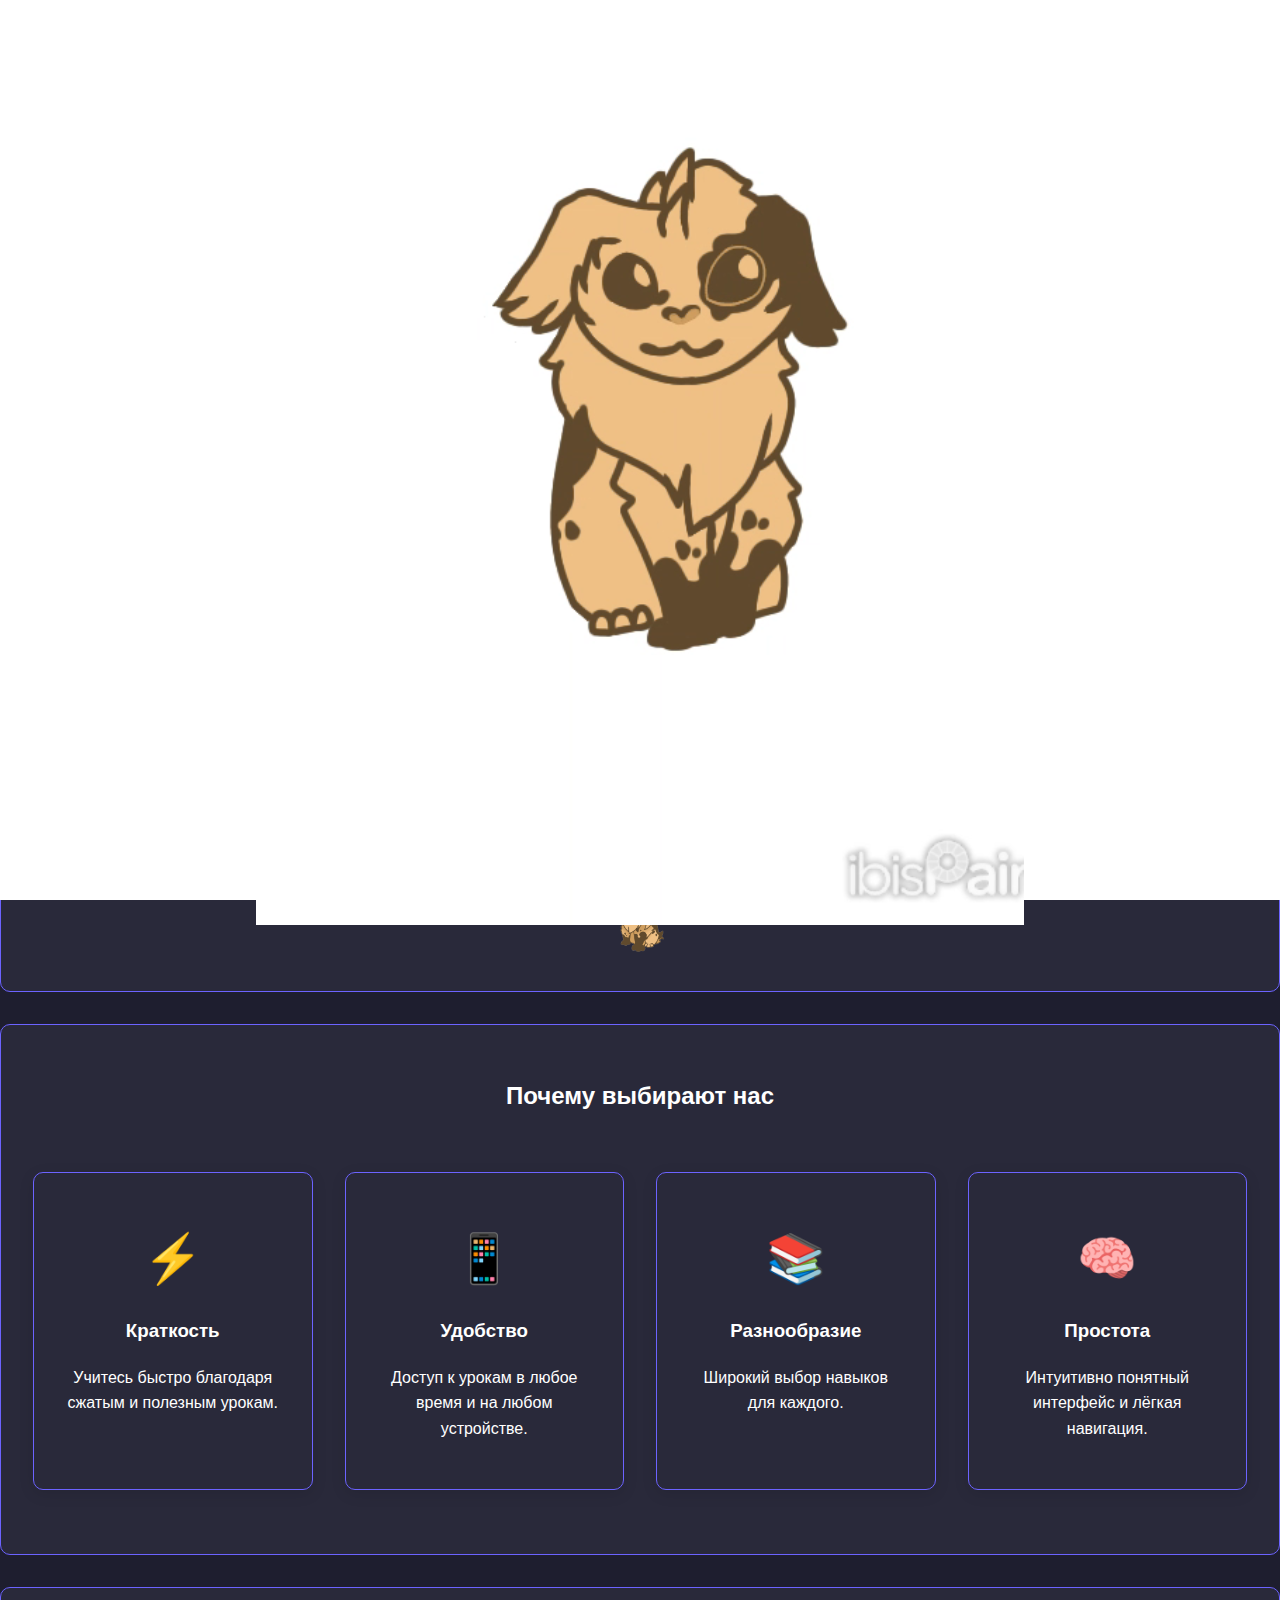
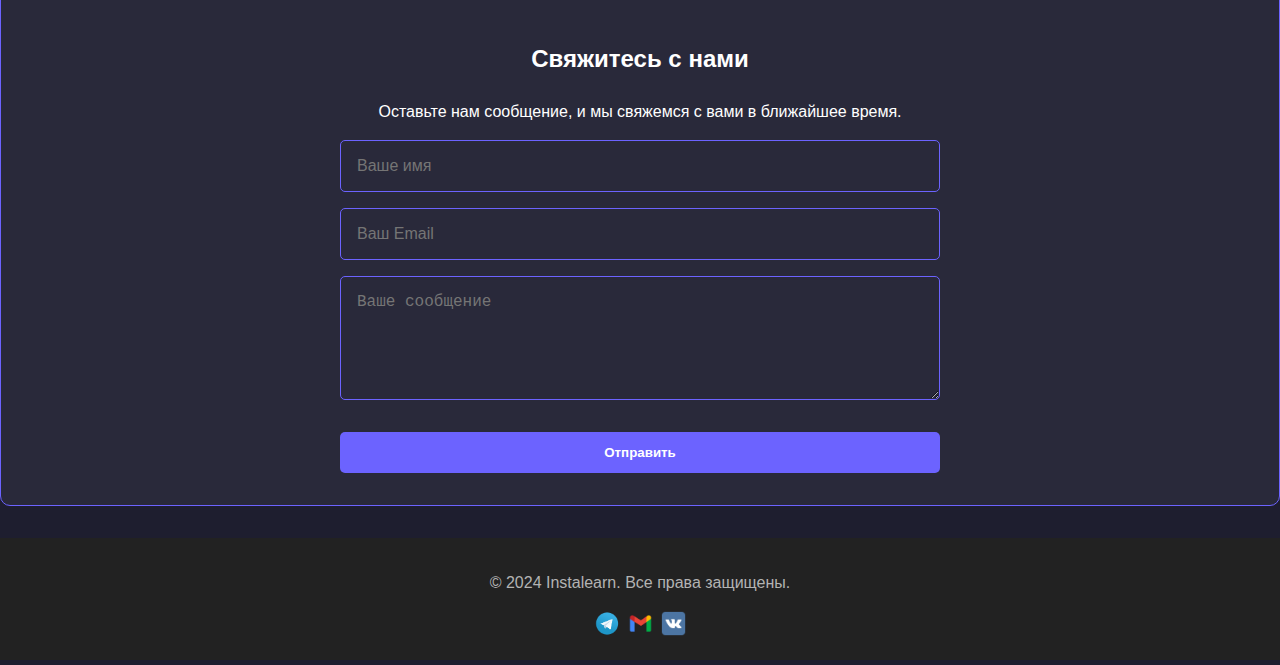
<file: static/index.html>
<!DOCTYPE html>
<html lang="ru">
<head>
    <meta charset="UTF-8">
    <meta name="viewport" content="width=device-width, initial-scale=1.0">
    <meta name="description" content="Instalearn — Платформа для эффективного и быстрого освоения навыков. Начни учиться с нами!">
    <meta property="og:title" content="Instalearn — Учись быстро и эффективно">
    <meta property="og:description" content="Instalearn — Платформа для эффективного и быстрого освоения навыков. Начни учиться с нами!">
    <meta property="og:image" content="images/logo.png">
    <meta name="robots" content="index, follow">
    <title>Instalearn</title>
    <link rel="stylesheet" href="/static/css/styles.css">
    <link rel="icon" href="/static/images/favicon.png" type="image/png">
</head>
<body>
  <div id="video-overlay" class="video-overlay">
  <video id="intro-video" class="intro-video" autoplay muted>
    <source src="/static/images/opening.mp4" type="video/mp4">
    Ваш браузер не поддерживает видео.
  </video>
</div>
  <header class="navbar">
      <div class="logo">Instalearn</div>
      <nav>
          <ul class="nav-links">
              <li><a href="#about">О нас</a></li>
              <li><a href="#benefits">Преимущества</a></li>
              <li><a href="#contact">Контакты</a></li>
          </ul>
      </nav>
      <button id="theme-toggle" class="theme-toggle">🌙</button>
  </header>
    <main>
        <section id="hero" class="hero">
            <div class="logo-container">
                <img src="/static/images/logo.png" alt="Instalearn Logo" class="logo" loading="lazy">
            </div>
            <h1>Изучай новые навыки за 5 минут!</h1>
            <p>Открой возможности быстро и эффективно с Instalearn.</p>
            <a href="/skill" class="cta-button">Начать учиться</a>
        </section>

        <section id="about" class="about fade-in-on-scroll">
            <h2>О нас</h2>
            <p>Мы создаём уникальные возможности для развития, чтобы вы могли достигать большего. Наши уроки разработаны экспертами, чтобы сделать обучение доступным, быстрым и интересным.</p>
            <div class="about-image">
                <img src="/static/images/mascot.png" alt="star" class="emoji" />
            </div>
        </section>


        <section id="benefits" class="about benefits fade-in-on-scroll">
            <h2>Почему выбирают нас</h2>
            <div class="benefits-container">
                <div class="benefit-card">
                    <span class="emoji">⚡</span>
                    <h3>Краткость</h3>
                    <p>Учитесь быстро благодаря сжатым и полезным урокам.</p>
                </div>
                <div class="benefit-card">
                    <span class="emoji">📱</span>
                    <h3>Удобство</h3>
                    <p>Доступ к урокам в любое время и на любом устройстве.</p>
                </div>
                <div class="benefit-card">
                    <span class="emoji">📚</span>
                    <h3>Разнообразие</h3>
                    <p>Широкий выбор навыков для каждого.</p>
                </div>
                <div class="benefit-card">
                    <span class="emoji">🧠</span>
                    <h3>Простота</h3>
                    <p>Интуитивно понятный интерфейс и лёгкая навигация.</p>
                </div>
            </div>
        </section>

        <section id="contact" class="contact fade-in-on-scroll">
            <h2>Свяжитесь с нами</h2>
            <p>Оставьте нам сообщение, и мы свяжемся с вами в ближайшее время.</p>
            <form id="contact-form" class="contact-form">
                <input type="text" name="name" placeholder="Ваше имя" required>
                <input type="email" name="email" placeholder="Ваш Email" required>
                <textarea name="message" placeholder="Ваше сообщение" rows="5" required></textarea>
                <button type="submit" class="cta-button">Отправить</button>
            </form>
        </section>
    </main>
    <footer class="footer">
        <p>&copy; 2024 Instalearn. Все права защищены.</p>
        <div class="social-icons">
            <a href="https://t.me/krasnojopiy"><img src="/static/images/telegram.png" alt="Telegram"></a>
            <a href="mailto:egormikhaylov2006@gmail.com"><img src="/static/images/gmail.png" alt="gmail"></a>
            <a href="https://vk.com/club228476416"><img src="/static/images/vk.png" alt="vk"></a>
        </div>
    </footer>
    <script src="/static/scripts/theme.js"></script>
</body>
</html>
</file>
<file: static/css/styles.css>
:root {
    --bg-color: #1e1e2f;
    --accent-color: #6c63ff;
    --text-color: #ffffff;
    --secondary-text: #b3b3b3;
    --block-bg-color: #29293a;
    --button-hover: #5751ff;
    --hero-gradient-start: #2b2b40;
    --hero-gradient-end: #1e1e2f;
}

:root.light-theme {
    --bg-color: #f5f2eb;
    --accent-color: #8b5e3c;
    --text-color: #3c2f24;
    --secondary-text: #7c6f65;
    --block-bg-color: #e5d7c3;
    --button-hover: #a3744f;
    --hero-gradient-start: #e5d7c3;
    --hero-gradient-end: #d0c7b3;
}


.logo {
    font-size: 2rem;
    font-weight: bold;
    color: var(--text-color);
    transition: color 0.3s ease;
}

:root.light-theme .logo {
    color: var(--accent-color);
}

html {
    scroll-behavior: smooth;
    scroll-padding-top: 80px;
}

#hero {
    background: linear-gradient(135deg, var(--hero-gradient-start), var(--hero-gradient-end));
    border: 2px solid var(--hero-border-color);
    text-align: center;
    padding: 3rem 1rem;
    animation: zoom-in 1.5s ease;
}

body {
    font-family: 'Roboto', sans-serif;
    margin: 0;
    background-color: var(--bg-color);
    color: var(--text-color);
    line-height: 1.6;
    transition: background-color 0.3s ease, color 0.3s ease;
}

.navbar {
    display: flex;
    justify-content: center;
    align-items: center;
    padding: 1rem 2rem;
    background-color: var(--bg-color);
    color: var(--text-color);
    transition: background-color 0.3s ease, color 0.3s ease;
    position: sticky;
    top: 0;
    z-index: 1000;
}

.navbar nav {
    display: flex;
    justify-content: space-around;
    width: 100%;
    margin-left: -250px;
}

.hero .logo-container {
    display: flex;
    justify-content: center;
    align-items: center;
    margin-bottom: 20px;
}

.hero .logo {
    max-width: 200px;
    height: auto;
    transition: max-width 0.3s ease;
    margin-bottom: 20px;
    color: var(--logo-color);
}

.navbar .theme-toggle {
    background: none;
    border: none;
    font-size: 1.5rem;
    cursor: pointer;
    color: var(--text-color);
    transition: color 0.3s ease;
}

.navbar .theme-toggle:hover {
    color: var(--accent-color);
}

.navbar .nav-links-container {
    display: flex;
    justify-content: center;
    width: 100%;
}

.nav-links {
    list-style: none;
    padding: 0;
    display: flex;
    gap: 2rem;
    margin: 0;
}

.nav-links li {
    margin: 0;
}

.nav-links a {
    text-decoration: none;
    color: var(--text-color);
    font-size: 1rem;
    transition: color 0.3s;
}

.nav-links a:hover {
    color: var(--accent-color);
}

.hero {
    text-align: center;
    padding: 3rem 1rem;
    background: linear-gradient(135deg, #2b2b40, #1e1e2f);
    animation: zoom-in 1.5s ease;
}

.hero h1 {
    font-size: 2.5rem;
    margin-bottom: 1rem;
    animation: fade-in 1.5s ease;
}

.hero p {
    color: var(--secondary-text);
    font-size: 1.2rem;
    animation: fade-in 2s ease;
}

.cta-button {
    display: inline-block;
    margin-top: 1rem;
    padding: 0.8rem 1.5rem;
    background-color: var(--accent-color);
    color: var(--text-color);
    text-decoration: none;
    font-weight: bold;
    border-radius: 5px;
    transition: background-color 0.3s ease, transform 0.2s ease;
    animation: fade-in 2s ease;
}

.cta-button:hover {
    background-color: var(--button-hover);
    transform: scale(1.05);
}

.about, .benefit-card, .contact {
    background-color: var(--block-bg-color);
    border: 1px solid var(--accent-color);
    margin: 2rem 0;
    border-radius: 10px;
    padding: 2rem;
    text-align: center;
    animation: fade-in-up 1s ease;
}

.about-image .emoji, .benefit-card .emoji {
    font-size: 3rem;
    margin-top: 1rem;
    display: inline-block;
    animation: bounce 2s infinite;
}

.benefits-container {
    display: grid;
    grid-template-columns: repeat(auto-fit, minmax(250px, 1fr));
    gap: 2rem;
    margin-top: 1.5rem;
}

.benefit-card {
    box-shadow: 0 4px 15px rgba(0, 0, 0, 0.1);
    transition: transform 0.3s, box-shadow 0.3s ease;
    animation: scale-up 1s ease;
}

.benefit-card:hover {
    transform: scale(1.05);
    box-shadow: 0 8px 20px rgba(0, 0, 0, 0.2);
}

.contact-form {
    max-width: 600px;
    margin: 0 auto;
    display: flex;
    flex-direction: column;
    gap: 1rem;
}

.contact-form input, .contact-form textarea {
    padding: 1rem;
    border: 1px solid var(--accent-color);
    border-radius: 5px;
    background-color: var(--block-bg-color);
    color: var(--text-color);
    font-size: 1rem;
}

.contact-form button {
    background-color: var(--accent-color);
    color: #fff;
    padding: 0.8rem 2rem;
    font-weight: bold;
    border-radius: 5px;
    border: none;
    cursor: pointer;
    transition: background-color 0.3s ease, transform 0.3s ease;
}

.contact-form button:hover {
    background-color: var(--button-hover);
    transform: scale(1.05);
}

.footer {
    background-color: #222;
    color: var(--secondary-text);
    padding: 1rem 0;
    text-align: center;
}

.footer .social-icons {
    display: flex;
    justify-content: center;
    gap: 8px;
}

.footer .social-icons a {
    margin: 0;
}

.social-icons img {
    width: 25px;
    height: auto;
    transition: transform 0.3s ease;
}

.social-icons img:hover {
    transform: scale(1.2);
}

@keyframes zoom-in {
    from { transform: scale(0.9); opacity: 0; }
    to { transform: scale(1); opacity: 1; }
}

@keyframes fade-in {
    from { opacity: 0; }
    to { opacity: 1; }
}

@keyframes fade-in-up {
    from { opacity: 0; transform: translateY(20px); }
    to { opacity: 1; transform: translateY(0); }
}

@keyframes bounce {
    0%, 100% { transform: translateY(0); }
    50% { transform: translateY(-10px); }
}

@keyframes scale-up {
    from { transform: scale(0.9); opacity: 0; }
    to { transform: scale(1); opacity: 1; }
}

@keyframes shine {
    0% {
        text-shadow: 0 0 5px #fff, 0 0 10px var(--accent-color), 0 0 15px var(--accent-color);
    }
    50% {
        text-shadow: 0 0 2px #fff, 0 0 5px var(--accent-color), 0 0 8px var(--accent-color);
    }
    100% {
        text-shadow: 0 0 5px #fff, 0 0 10px var(--accent-color), 0 0 15px var(--accent-color);
    }
}

@keyframes logo-animation {
  0% {
    transform: translateY(-50px);
    opacity: 0;
  }
  100% {
    transform: translateY(0);
    opacity: 1;
  }
}

.logo {
  font-family: 'Roboto', sans-serif;
  font-size: 3rem;
  font-weight: bold;
  color: #6c63ff;
  text-transform: uppercase;
  animation: logo-animation 1.5s ease-out;
  display: inline-block;
}

.navbar .button-container {
    display: flex;
    gap: 10px;
    justify-content: space-between;
    position: relative;
}

.navbar .button-container button {
    margin: 0;
    transition: transform 0.3s ease;
}

.navbar .button-container button:hover {
    transform: scale(1.1);
}

.cta-button {
    display: inline-block;
    margin-top: 1rem;
    padding: 0.8rem 1.5rem;
    background-color: var(--accent-color);
    color: var(--text-color);
    text-decoration: none;
    font-weight: bold;
    border-radius: 5px;
    transition: background-color 0.3s ease, transform 0.2s ease;
    animation: fade-in 2s ease;
}

:root.light-theme .cta-button {
    background-color: #a3744f;
    color: #ffffff;
}

.cta-button:hover {
    background-color: var(--button-hover);
    transform: scale(1.05);
}

.emoji {
    width: 65px;
    height: auto;
    object-fit: contain;
    animation: shake 2s ease-in-out infinite;
}

.video-overlay {
    position: fixed;
    top: 0;
    left: 0;
    width: 100%;
    height: 100%;
    background-color: black;
    display: flex;
    justify-content: center;
    align-items: center;
    z-index: 9999;
}

.intro-video {
    width: 100%;
    height: auto;
    max-height: 100%;
}

body.loaded #video-overlay {
    display: none;
}

@keyframes fade-out {
    from { opacity: 1; }
    to { opacity: 0; }
}

.video-overlay {
    position: fixed;
    top: 0;
    left: 0;
    width: 100%;
    height: 100%;
    background-color: white;
    z-index: 9999;
    display: flex;
    justify-content: center;
    align-items: center;
}

#intro-video {
    width: 60%;
    height: 100%;
    object-fit: cover;
    margin-top: 50px;
}

.navbar .theme-toggle {
    background: none;
    border: none;
    font-size: 1.5rem;
    cursor: pointer;
    color: var(--text-color);
    transition: color 0.3s ease;
    position: absolute;
    right: 20px;
    top: 35px;
    z-index: 1001;
}

.navbar .theme-toggle:hover {
    color: var(--accent-color);
}


@media screen and (max-width: 768px) {
    .intro-video {
        width: 100%;
        height: auto;
        object-fit: contain;
        margin-top: 0;
      }

    .video-overlay {
        position: fixed;
        top: -25px;
        left: -225px;
        width: 800px;
        height: 975px;
        background-color: rgba(0, 0, 0, 0.7);
        display: flex;
        background-color: rgba(0, 0, 0, 0);
        justify-content: center;
        align-items: center;
        z-index: 9999;
        border-radius: 10px;
    }

    .navbar .theme-toggle {
        font-size: 1.8rem;
        right: 15px;
        top: calc(100% + 15px);
    }

    .navbar {
        flex-direction: column;
        padding: 1rem;
    }

    .navbar nav {
        width: 100%;
        margin-left: 0;
    }

    .nav-links {
        flex-direction: column;
        align-items: center;
        gap: 1rem;
    }

    .hero {
        padding: 2rem 1rem;
    }

    .hero h1 {
        font-size: 1.8rem;
    }

    .hero p {
        font-size: 1rem;
    }

    .cta-button {
        padding: 0.8rem 1.2rem;
        font-size: 1rem;
    }

    .about, .benefit-card, .contact {
        padding: 1.5rem;
    }

    .benefits-container {
        grid-template-columns: 1fr 1fr;
    }

    .footer {
        padding: 2rem 1rem;
    }

    .footer .social-icons {
        gap: 20px;
    }

    .social-icons img {
        width: 30px;
        height: auto;

    }
}
</file>
